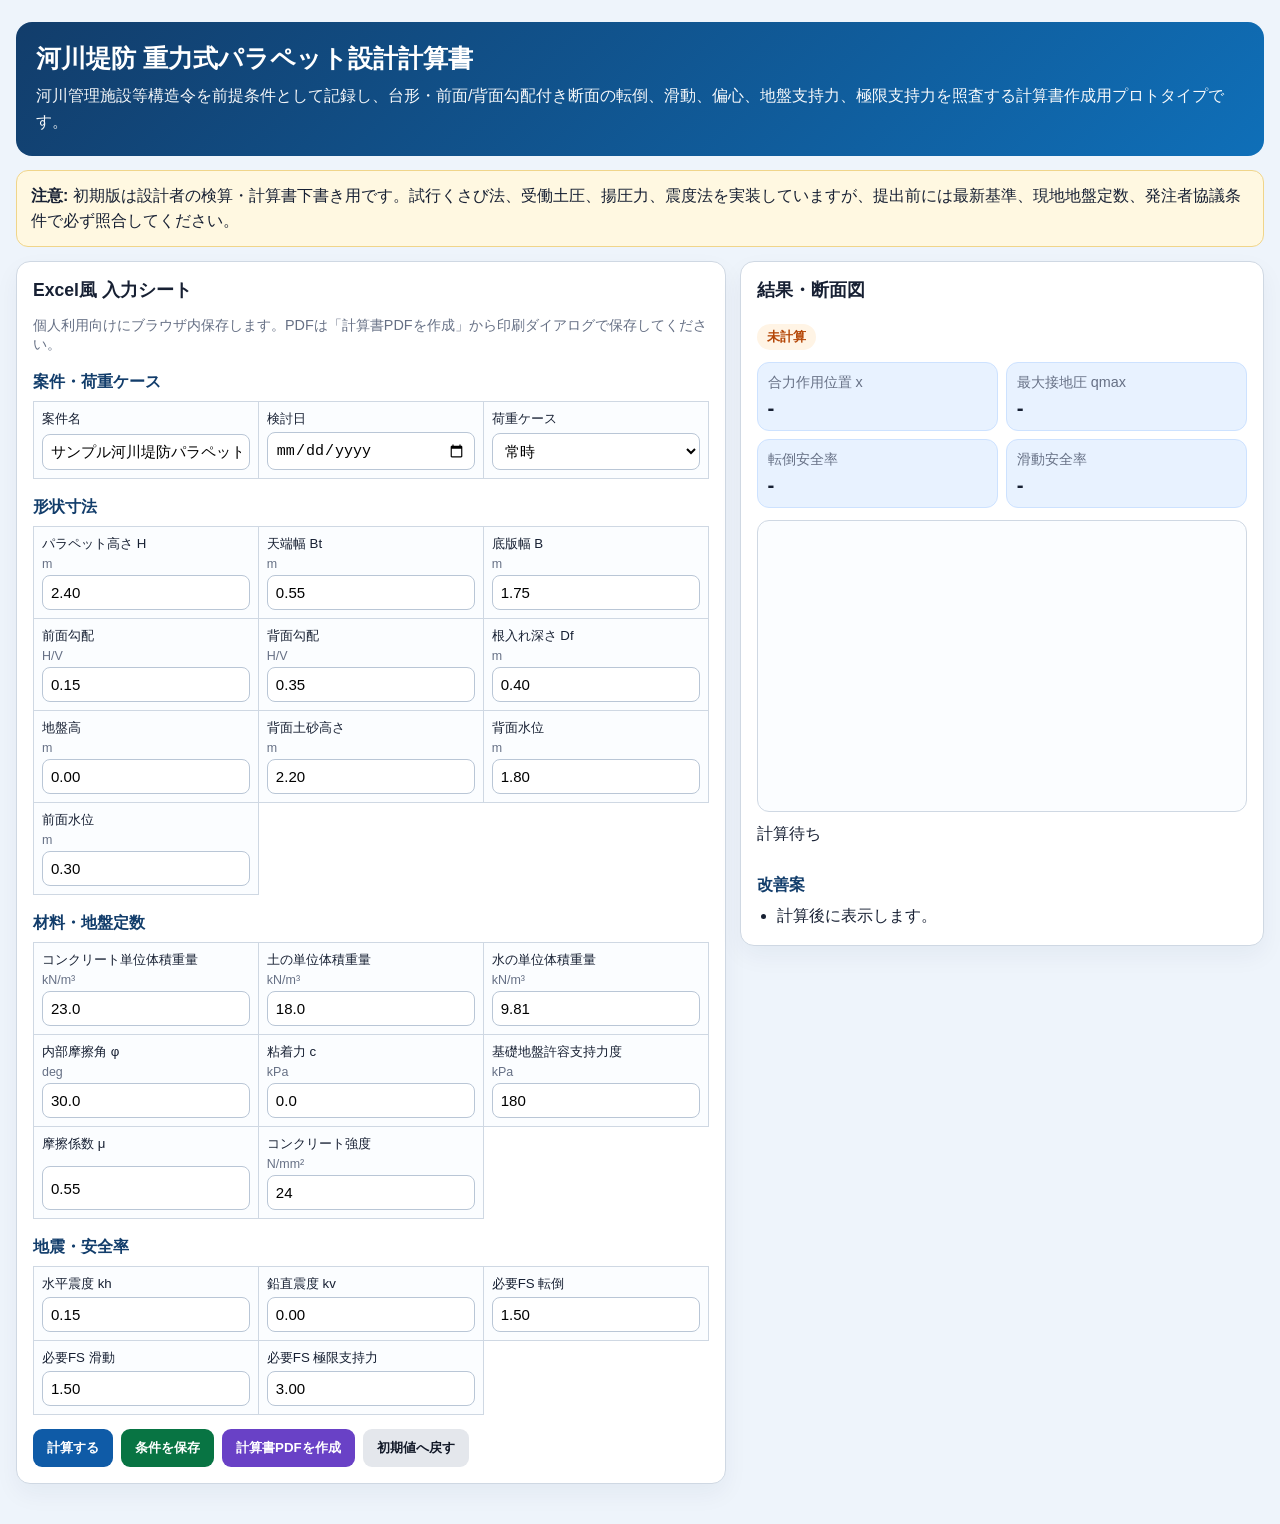
<file: index.html>
<!doctype html>
<html lang="ja">
  <head>
    <meta charset="UTF-8" />
    <meta name="viewport" content="width=device-width, initial-scale=1.0" />
    <meta http-equiv="refresh" content="0; url=web/index.html" />
    <title>重力式パラペット設計アプリへ移動</title>
    <style>
      body {
        margin: 0;
        min-height: 100vh;
        display: grid;
        place-items: center;
        font-family: "Segoe UI", "Hiragino Kaku Gothic ProN", "Yu Gothic", sans-serif;
        background: #eef4fb;
        color: #172033;
      }
      .card {
        max-width: 560px;
        padding: 24px;
        border: 1px solid #cfd8e3;
        border-radius: 14px;
        background: #fff;
        box-shadow: 0 10px 24px rgba(15, 42, 77, 0.08);
      }
      a { color: #0f5ba7; font-weight: 700; }
    </style>
  </head>
  <body>
    <main class="card">
      <h1>重力式パラペット設計アプリ</h1>
      <p>自動的にアプリ画面へ移動します。移動しない場合は、以下のリンクを開いてください。</p>
      <p><a href="parapet_design_app.html">単体版 parapet_design_app.html を開く</a></p>
      <p><a href="web/index.html">web/index.html を開く</a></p>
    </main>
  </body>
</html>
</file>
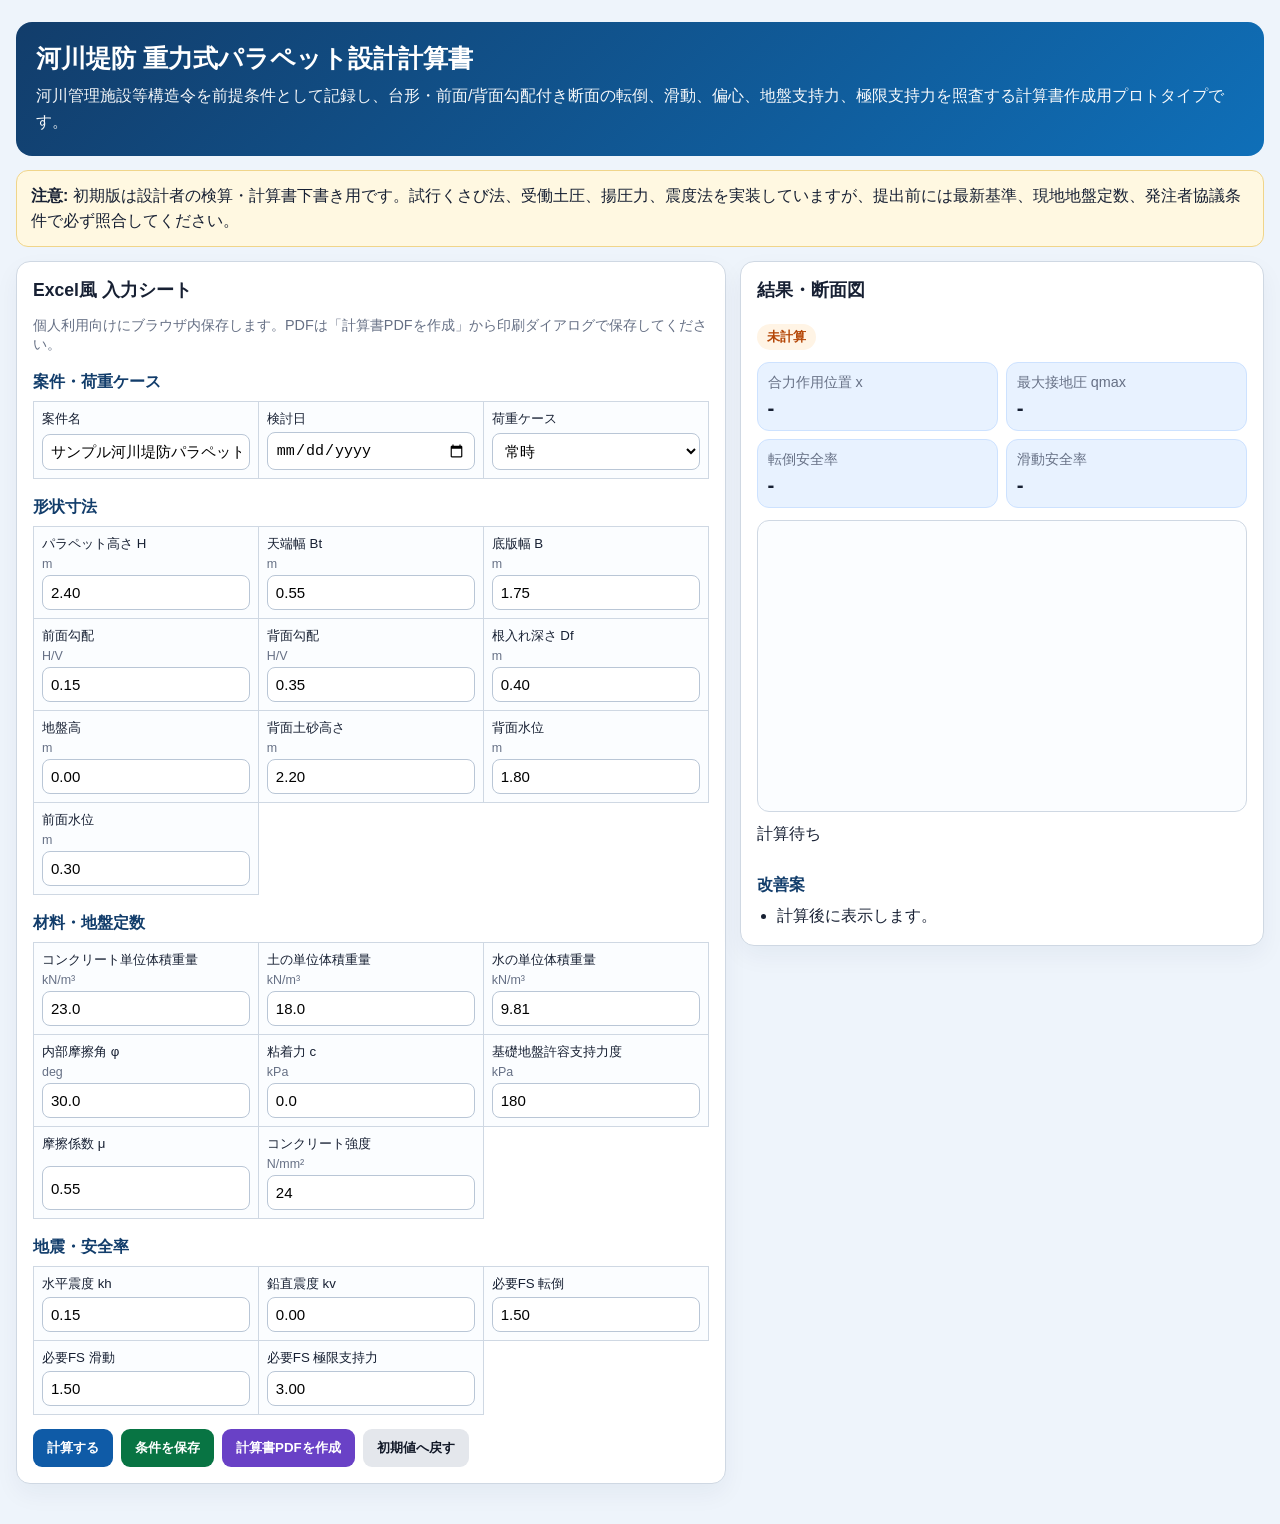
<file: web/index.html>
<!doctype html>
<html lang="ja">
  <head>
    <meta charset="UTF-8" />
    <meta name="viewport" content="width=device-width, initial-scale=1.0" />
    <title>河川堤防 重力式パラペット設計計算書</title>
    <style>
      :root {
        --bg: #eef4fb;
        --card: #ffffff;
        --text: #172033;
        --muted: #667085;
        --line: #cfd8e3;
        --accent: #0f5ba7;
        --accent-soft: #e8f2ff;
        --ok: #027a48;
        --ng: #b42318;
        --warn: #b54708;
      }
      * { box-sizing: border-box; }
      body { margin: 0; font-family: "Segoe UI", "Hiragino Kaku Gothic ProN", "Yu Gothic", sans-serif; color: var(--text); background: var(--bg); }
      .container { max-width: 1280px; margin: 0 auto; padding: 22px 16px 40px; }
      .hero { background: linear-gradient(135deg, #123d6b, #0f6fb8); color: #fff; border-radius: 16px; padding: 20px; margin-bottom: 14px; }
      .hero h1 { margin: 0 0 8px; font-size: 1.55rem; }
      .hero p { margin: 0; line-height: 1.65; opacity: 0.96; }
      .note { background: #fff8e1; border: 1px solid #f0d58a; border-radius: 12px; padding: 12px 14px; margin: 0 0 14px; line-height: 1.6; }
      .layout { display: grid; grid-template-columns: 1.15fr 0.85fr; gap: 14px; align-items: start; }
      .card { background: var(--card); border: 1px solid var(--line); border-radius: 14px; padding: 16px; box-shadow: 0 10px 24px rgba(15, 42, 77, 0.05); }
      h2 { margin: 0 0 10px; font-size: 1.1rem; }
      h3 { margin: 18px 0 8px; font-size: 1rem; color: #123d6b; }
      .subtitle, .muted { color: var(--muted); font-size: 0.9rem; }
      .sheet { display: grid; grid-template-columns: repeat(3, minmax(0, 1fr)); border-top: 1px solid var(--line); border-left: 1px solid var(--line); }
      label.cell { display: grid; grid-template-columns: 1fr; gap: 4px; min-height: 74px; padding: 8px; border-right: 1px solid var(--line); border-bottom: 1px solid var(--line); background: #fbfdff; font-size: 0.83rem; }
      input, select { width: 100%; border: 1px solid #b9c6d6; border-radius: 8px; padding: 8px; font-size: 0.94rem; background: #fff; }
      .unit { color: var(--muted); font-size: 0.78rem; }
      .actions { display: flex; flex-wrap: wrap; gap: 8px; margin-top: 14px; }
      button { border: 0; border-radius: 9px; padding: 10px 14px; cursor: pointer; font-weight: 700; }
      #calc { background: var(--accent); color: #fff; }
      #save { background: #087443; color: #fff; }
      #print { background: #6941c6; color: #fff; }
      #reset { background: #e4e7ec; color: #111827; }
      .result-board { display: grid; gap: 12px; }
      .kpis { display: grid; grid-template-columns: repeat(2, 1fr); gap: 8px; }
      .kpi { background: var(--accent-soft); border: 1px solid #cde2ff; border-radius: 12px; padding: 10px; }
      .kpi strong { display: block; margin-top: 4px; font-size: 1.28rem; }
      .status-chip { display: inline-block; border-radius: 999px; padding: 4px 10px; font-size: 0.82rem; font-weight: 700; }
      .status-ok { background: #e7f8ee; color: var(--ok); }
      .status-ng { background: #fdecec; color: var(--ng); }
      .status-warn { background: #fff4e5; color: var(--warn); }
      table { width: 100%; border-collapse: collapse; font-size: 0.9rem; }
      th, td { border: 1px solid var(--line); padding: 7px; text-align: right; }
      th:first-child, td:first-child { text-align: left; }
      th { background: #f2f6fb; }
      .plot { border: 1px solid var(--line); border-radius: 12px; padding: 10px; background: #fbfdff; }
      .plot svg { width: 100%; height: auto; display: block; }
      .report { display: none; margin-top: 14px; }
      .report.visible { display: block; }
      .report h2 { border-bottom: 3px solid var(--accent); padding-bottom: 8px; }
      .report-section { margin-top: 18px; break-inside: avoid; }
      .report-section h3 { border-left: 5px solid var(--accent); padding-left: 8px; }
      .formula { margin: 6px 0; padding: 8px 10px; border-left: 3px solid #8bbcf0; background: #f7fbff; font-family: Consolas, "Yu Gothic", monospace; font-size: 0.86rem; line-height: 1.55; }
      .signature-grid { display: grid; grid-template-columns: repeat(3, 1fr); gap: 10px; margin-top: 20px; }
      .signature-box { min-height: 54px; border: 1px solid var(--line); padding: 6px; color: var(--muted); }
      .improvements { margin: 8px 0 0; padding-left: 20px; line-height: 1.55; }
      @media (max-width: 980px) { .layout { grid-template-columns: 1fr; } .sheet { grid-template-columns: repeat(2, minmax(0, 1fr)); } }
      @media (max-width: 640px) { .sheet, .kpis { grid-template-columns: 1fr; } }
      @media print {
        body { background: #fff; }
        .actions, .note { display: none; }
        .layout { display: block; }
        .card { box-shadow: none; break-inside: avoid; margin-bottom: 12px; }
        .report { display: block; page-break-before: always; }
        .report-section { break-inside: avoid; }
        table { font-size: 0.82rem; }
      }
    </style>
  </head>
  <body>
    <div class="container">
      <header class="hero">
        <h1>河川堤防 重力式パラペット設計計算書</h1>
        <p>河川管理施設等構造令を前提条件として記録し、台形・前面/背面勾配付き断面の転倒、滑動、偏心、地盤支持力、極限支持力を照査する計算書作成用プロトタイプです。</p>
      </header>
      <p class="note"><strong>注意:</strong> 初期版は設計者の検算・計算書下書き用です。試行くさび法、受働土圧、揚圧力、震度法を実装していますが、提出前には最新基準、現地地盤定数、発注者協議条件で必ず照合してください。</p>

      <main class="layout">
        <section class="card">
          <h2>Excel風 入力シート</h2>
          <p class="subtitle">個人利用向けにブラウザ内保存します。PDFは「計算書PDFを作成」から印刷ダイアログで保存してください。</p>
          <form id="calc-form">
            <h3>案件・荷重ケース</h3>
            <div class="sheet">
              <label class="cell">案件名<input name="project_name" type="text" value="サンプル河川堤防パラペット" /></label>
              <label class="cell">検討日<input name="design_date" type="date" /></label>
              <label class="cell">荷重ケース<select name="load_case"><option>常時</option><option>地震時</option><option>異常時</option></select></label>
            </div>

            <h3>形状寸法</h3>
            <div class="sheet">
              <label class="cell">パラペット高さ H <span class="unit">m</span><input name="parapet_height_m" type="number" step="0.01" value="2.40" required /></label>
              <label class="cell">天端幅 Bt <span class="unit">m</span><input name="top_width_m" type="number" step="0.01" value="0.55" required /></label>
              <label class="cell">底版幅 B <span class="unit">m</span><input name="base_width_m" type="number" step="0.01" value="1.75" required /></label>
              <label class="cell">前面勾配 <span class="unit">H/V</span><input name="front_batter_hv" type="number" step="0.01" value="0.15" required /></label>
              <label class="cell">背面勾配 <span class="unit">H/V</span><input name="back_batter_hv" type="number" step="0.01" value="0.35" required /></label>
              <label class="cell">根入れ深さ Df <span class="unit">m</span><input name="embedment_depth_m" type="number" step="0.01" value="0.40" required /></label>
              <label class="cell">地盤高 <span class="unit">m</span><input name="ground_level_m" type="number" step="0.01" value="0.00" /></label>
              <label class="cell">背面土砂高さ <span class="unit">m</span><input name="backfill_height_m" type="number" step="0.01" value="2.20" required /></label>
              <label class="cell">背面水位 <span class="unit">m</span><input name="water_level_back_m" type="number" step="0.01" value="1.80" required /></label>
              <label class="cell">前面水位 <span class="unit">m</span><input name="water_level_front_m" type="number" step="0.01" value="0.30" required /></label>
            </div>

            <h3>材料・地盤定数</h3>
            <div class="sheet">
              <label class="cell">コンクリート単位体積重量 <span class="unit">kN/m³</span><input name="concrete_unit_weight_kn_m3" type="number" step="0.1" value="23.0" required /></label>
              <label class="cell">土の単位体積重量 <span class="unit">kN/m³</span><input name="soil_unit_weight_kn_m3" type="number" step="0.1" value="18.0" required /></label>
              <label class="cell">水の単位体積重量 <span class="unit">kN/m³</span><input name="water_unit_weight_kn_m3" type="number" step="0.01" value="9.81" required /></label>
              <label class="cell">内部摩擦角 φ <span class="unit">deg</span><input name="friction_angle_deg" type="number" step="0.1" value="30.0" required /></label>
              <label class="cell">粘着力 c <span class="unit">kPa</span><input name="cohesion_kpa" type="number" step="0.1" value="0.0" required /></label>
              <label class="cell">基礎地盤許容支持力度 <span class="unit">kPa</span><input name="allowable_bearing_kpa" type="number" step="1" value="180" required /></label>
              <label class="cell">摩擦係数 μ<input name="base_friction_coefficient" type="number" step="0.01" value="0.55" required /></label>
              <label class="cell">コンクリート強度 <span class="unit">N/mm²</span><input name="concrete_strength_n_mm2" type="number" step="0.1" value="24" required /></label>
            </div>

            <h3>地震・安全率</h3>
            <div class="sheet">
              <label class="cell">水平震度 kh<input name="seismic_coefficient_h" type="number" step="0.01" value="0.15" required /></label>
              <label class="cell">鉛直震度 kv<input name="seismic_coefficient_v" type="number" step="0.01" value="0.00" required /></label>
              <label class="cell">必要FS 転倒<input name="required_fs_overturning" type="number" step="0.01" value="1.50" required /></label>
              <label class="cell">必要FS 滑動<input name="required_fs_sliding" type="number" step="0.01" value="1.50" required /></label>
              <label class="cell">必要FS 極限支持力<input name="required_fs_bearing" type="number" step="0.01" value="3.00" required /></label>
            </div>
          </form>
          <div class="actions">
            <button id="calc" type="button">計算する</button>
            <button id="save" type="button">条件を保存</button>
            <button id="print" type="button">計算書PDFを作成</button>
            <button id="reset" type="button">初期値へ戻す</button>
          </div>
        </section>

        <section class="card result-board">
          <h2>結果・断面図</h2>
          <div><span id="status-chip" class="status-chip status-warn">未計算</span></div>
          <div class="kpis">
            <div class="kpi"><span class="muted">合力作用位置 x</span><strong id="resultant-x">-</strong></div>
            <div class="kpi"><span class="muted">最大接地圧 qmax</span><strong id="qmax">-</strong></div>
            <div class="kpi"><span class="muted">転倒安全率</span><strong id="fs-overturning">-</strong></div>
            <div class="kpi"><span class="muted">滑動安全率</span><strong id="fs-sliding">-</strong></div>
          </div>
          <div class="plot"><svg id="section-svg" viewBox="0 0 520 300" role="img" aria-label="重力式パラペット断面図"></svg></div>
          <div id="result-tables">計算待ち</div>
          <div><h3>改善案</h3><ul id="improvements" class="improvements"><li>計算後に表示します。</li></ul></div>
        </section>
      </main>

      <section id="report" class="card report">
        <h2>発注者提出用 計算書ドラフト</h2>
        <div id="report-content">計算後に作成されます。</div>
      </section>
    </div>
    <script src="stability.js"></script>
  </body>
</html>
</file>
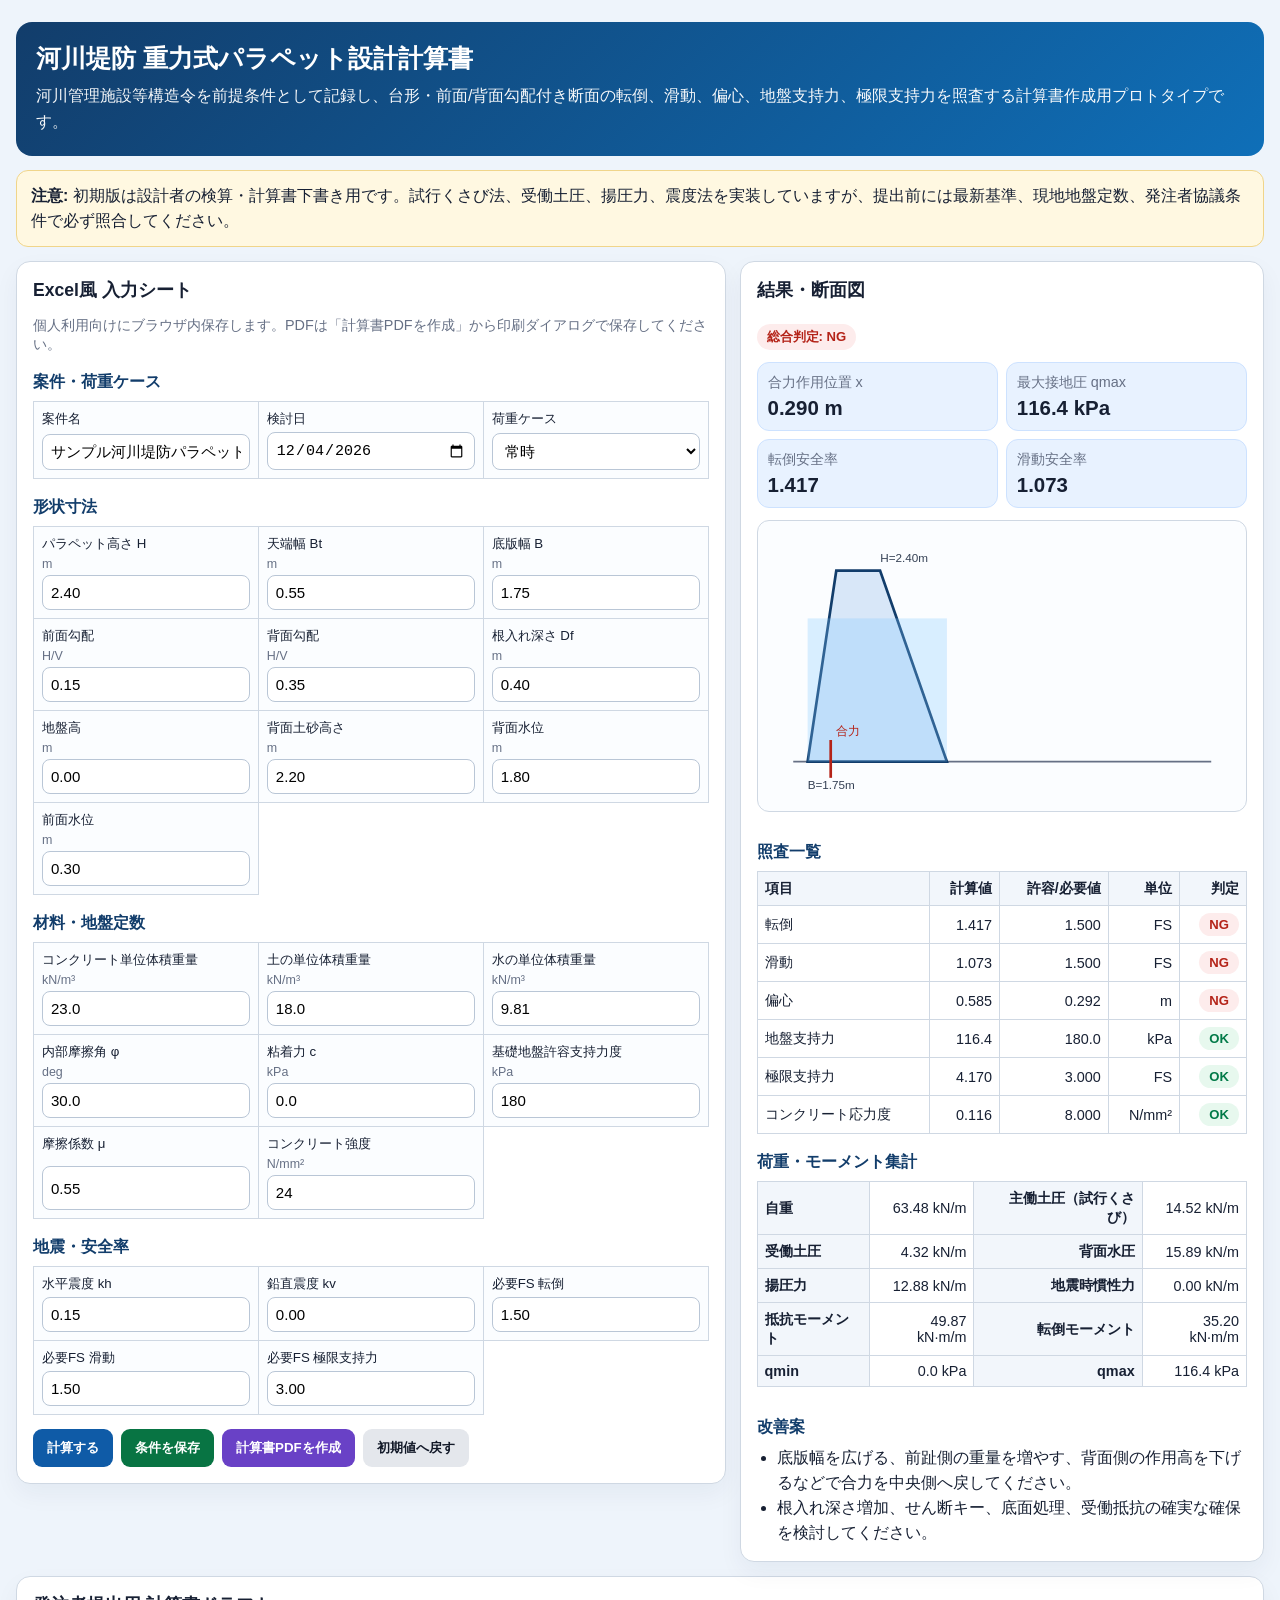
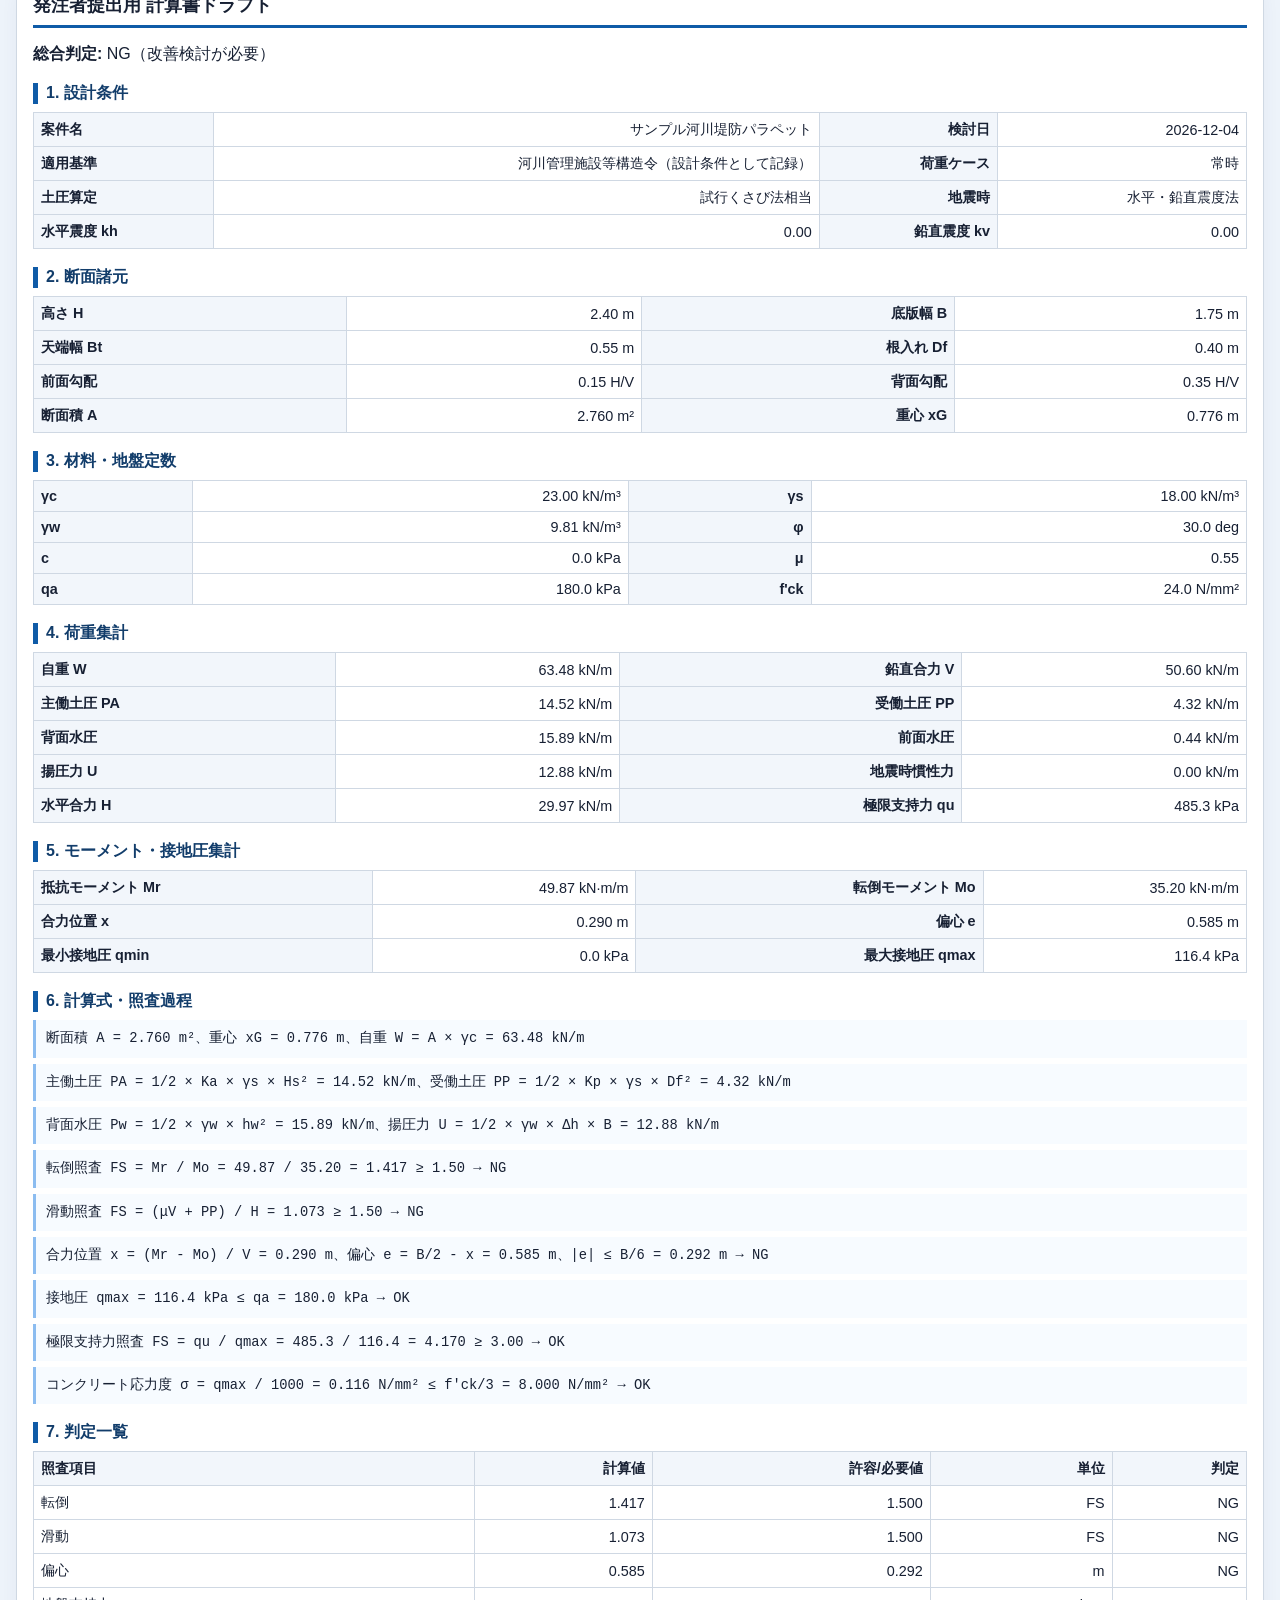
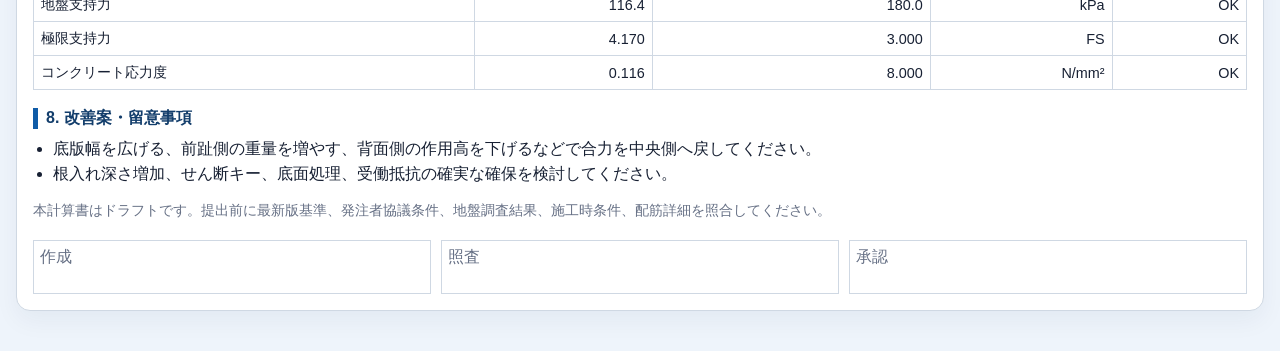
<file: parapet_design_app.html>
<!doctype html>
<html lang="ja">
  <head>
    <meta charset="UTF-8" />
    <meta name="viewport" content="width=device-width, initial-scale=1.0" />
    <title>河川堤防 重力式パラペット設計計算書</title>
    <style>
      :root {
        --bg: #eef4fb;
        --card: #ffffff;
        --text: #172033;
        --muted: #667085;
        --line: #cfd8e3;
        --accent: #0f5ba7;
        --accent-soft: #e8f2ff;
        --ok: #027a48;
        --ng: #b42318;
        --warn: #b54708;
      }
      * { box-sizing: border-box; }
      body { margin: 0; font-family: "Segoe UI", "Hiragino Kaku Gothic ProN", "Yu Gothic", sans-serif; color: var(--text); background: var(--bg); }
      .container { max-width: 1280px; margin: 0 auto; padding: 22px 16px 40px; }
      .hero { background: linear-gradient(135deg, #123d6b, #0f6fb8); color: #fff; border-radius: 16px; padding: 20px; margin-bottom: 14px; }
      .hero h1 { margin: 0 0 8px; font-size: 1.55rem; }
      .hero p { margin: 0; line-height: 1.65; opacity: 0.96; }
      .note { background: #fff8e1; border: 1px solid #f0d58a; border-radius: 12px; padding: 12px 14px; margin: 0 0 14px; line-height: 1.6; }
      .layout { display: grid; grid-template-columns: 1.15fr 0.85fr; gap: 14px; align-items: start; }
      .card { background: var(--card); border: 1px solid var(--line); border-radius: 14px; padding: 16px; box-shadow: 0 10px 24px rgba(15, 42, 77, 0.05); }
      h2 { margin: 0 0 10px; font-size: 1.1rem; }
      h3 { margin: 18px 0 8px; font-size: 1rem; color: #123d6b; }
      .subtitle, .muted { color: var(--muted); font-size: 0.9rem; }
      .sheet { display: grid; grid-template-columns: repeat(3, minmax(0, 1fr)); border-top: 1px solid var(--line); border-left: 1px solid var(--line); }
      label.cell { display: grid; grid-template-columns: 1fr; gap: 4px; min-height: 74px; padding: 8px; border-right: 1px solid var(--line); border-bottom: 1px solid var(--line); background: #fbfdff; font-size: 0.83rem; }
      input, select { width: 100%; border: 1px solid #b9c6d6; border-radius: 8px; padding: 8px; font-size: 0.94rem; background: #fff; }
      .unit { color: var(--muted); font-size: 0.78rem; }
      .actions { display: flex; flex-wrap: wrap; gap: 8px; margin-top: 14px; }
      button { border: 0; border-radius: 9px; padding: 10px 14px; cursor: pointer; font-weight: 700; }
      #calc { background: var(--accent); color: #fff; }
      #save { background: #087443; color: #fff; }
      #print { background: #6941c6; color: #fff; }
      #reset { background: #e4e7ec; color: #111827; }
      .result-board { display: grid; gap: 12px; }
      .kpis { display: grid; grid-template-columns: repeat(2, 1fr); gap: 8px; }
      .kpi { background: var(--accent-soft); border: 1px solid #cde2ff; border-radius: 12px; padding: 10px; }
      .kpi strong { display: block; margin-top: 4px; font-size: 1.28rem; }
      .status-chip { display: inline-block; border-radius: 999px; padding: 4px 10px; font-size: 0.82rem; font-weight: 700; }
      .status-ok { background: #e7f8ee; color: var(--ok); }
      .status-ng { background: #fdecec; color: var(--ng); }
      .status-warn { background: #fff4e5; color: var(--warn); }
      table { width: 100%; border-collapse: collapse; font-size: 0.9rem; }
      th, td { border: 1px solid var(--line); padding: 7px; text-align: right; }
      th:first-child, td:first-child { text-align: left; }
      th { background: #f2f6fb; }
      .plot { border: 1px solid var(--line); border-radius: 12px; padding: 10px; background: #fbfdff; }
      .plot svg { width: 100%; height: auto; display: block; }
      .report { display: none; margin-top: 14px; }
      .report.visible { display: block; }
      .report h2 { border-bottom: 3px solid var(--accent); padding-bottom: 8px; }
      .report-section { margin-top: 18px; break-inside: avoid; }
      .report-section h3 { border-left: 5px solid var(--accent); padding-left: 8px; }
      .formula { margin: 6px 0; padding: 8px 10px; border-left: 3px solid #8bbcf0; background: #f7fbff; font-family: Consolas, "Yu Gothic", monospace; font-size: 0.86rem; line-height: 1.55; }
      .signature-grid { display: grid; grid-template-columns: repeat(3, 1fr); gap: 10px; margin-top: 20px; }
      .signature-box { min-height: 54px; border: 1px solid var(--line); padding: 6px; color: var(--muted); }
      .improvements { margin: 8px 0 0; padding-left: 20px; line-height: 1.55; }
      @media (max-width: 980px) { .layout { grid-template-columns: 1fr; } .sheet { grid-template-columns: repeat(2, minmax(0, 1fr)); } }
      @media (max-width: 640px) { .sheet, .kpis { grid-template-columns: 1fr; } }
      @media print {
        body { background: #fff; }
        .actions, .note { display: none; }
        .layout { display: block; }
        .card { box-shadow: none; break-inside: avoid; margin-bottom: 12px; }
        .report { display: block; page-break-before: always; }
        .report-section { break-inside: avoid; }
        table { font-size: 0.82rem; }
      }
    </style>
  </head>
  <body>
    <div class="container">
      <header class="hero">
        <h1>河川堤防 重力式パラペット設計計算書</h1>
        <p>河川管理施設等構造令を前提条件として記録し、台形・前面/背面勾配付き断面の転倒、滑動、偏心、地盤支持力、極限支持力を照査する計算書作成用プロトタイプです。</p>
      </header>
      <p class="note"><strong>注意:</strong> 初期版は設計者の検算・計算書下書き用です。試行くさび法、受働土圧、揚圧力、震度法を実装していますが、提出前には最新基準、現地地盤定数、発注者協議条件で必ず照合してください。</p>

      <main class="layout">
        <section class="card">
          <h2>Excel風 入力シート</h2>
          <p class="subtitle">個人利用向けにブラウザ内保存します。PDFは「計算書PDFを作成」から印刷ダイアログで保存してください。</p>
          <form id="calc-form">
            <h3>案件・荷重ケース</h3>
            <div class="sheet">
              <label class="cell">案件名<input name="project_name" type="text" value="サンプル河川堤防パラペット" /></label>
              <label class="cell">検討日<input name="design_date" type="date" /></label>
              <label class="cell">荷重ケース<select name="load_case"><option>常時</option><option>地震時</option><option>異常時</option></select></label>
            </div>

            <h3>形状寸法</h3>
            <div class="sheet">
              <label class="cell">パラペット高さ H <span class="unit">m</span><input name="parapet_height_m" type="number" step="0.01" value="2.40" required /></label>
              <label class="cell">天端幅 Bt <span class="unit">m</span><input name="top_width_m" type="number" step="0.01" value="0.55" required /></label>
              <label class="cell">底版幅 B <span class="unit">m</span><input name="base_width_m" type="number" step="0.01" value="1.75" required /></label>
              <label class="cell">前面勾配 <span class="unit">H/V</span><input name="front_batter_hv" type="number" step="0.01" value="0.15" required /></label>
              <label class="cell">背面勾配 <span class="unit">H/V</span><input name="back_batter_hv" type="number" step="0.01" value="0.35" required /></label>
              <label class="cell">根入れ深さ Df <span class="unit">m</span><input name="embedment_depth_m" type="number" step="0.01" value="0.40" required /></label>
              <label class="cell">地盤高 <span class="unit">m</span><input name="ground_level_m" type="number" step="0.01" value="0.00" /></label>
              <label class="cell">背面土砂高さ <span class="unit">m</span><input name="backfill_height_m" type="number" step="0.01" value="2.20" required /></label>
              <label class="cell">背面水位 <span class="unit">m</span><input name="water_level_back_m" type="number" step="0.01" value="1.80" required /></label>
              <label class="cell">前面水位 <span class="unit">m</span><input name="water_level_front_m" type="number" step="0.01" value="0.30" required /></label>
            </div>

            <h3>材料・地盤定数</h3>
            <div class="sheet">
              <label class="cell">コンクリート単位体積重量 <span class="unit">kN/m³</span><input name="concrete_unit_weight_kn_m3" type="number" step="0.1" value="23.0" required /></label>
              <label class="cell">土の単位体積重量 <span class="unit">kN/m³</span><input name="soil_unit_weight_kn_m3" type="number" step="0.1" value="18.0" required /></label>
              <label class="cell">水の単位体積重量 <span class="unit">kN/m³</span><input name="water_unit_weight_kn_m3" type="number" step="0.01" value="9.81" required /></label>
              <label class="cell">内部摩擦角 φ <span class="unit">deg</span><input name="friction_angle_deg" type="number" step="0.1" value="30.0" required /></label>
              <label class="cell">粘着力 c <span class="unit">kPa</span><input name="cohesion_kpa" type="number" step="0.1" value="0.0" required /></label>
              <label class="cell">基礎地盤許容支持力度 <span class="unit">kPa</span><input name="allowable_bearing_kpa" type="number" step="1" value="180" required /></label>
              <label class="cell">摩擦係数 μ<input name="base_friction_coefficient" type="number" step="0.01" value="0.55" required /></label>
              <label class="cell">コンクリート強度 <span class="unit">N/mm²</span><input name="concrete_strength_n_mm2" type="number" step="0.1" value="24" required /></label>
            </div>

            <h3>地震・安全率</h3>
            <div class="sheet">
              <label class="cell">水平震度 kh<input name="seismic_coefficient_h" type="number" step="0.01" value="0.15" required /></label>
              <label class="cell">鉛直震度 kv<input name="seismic_coefficient_v" type="number" step="0.01" value="0.00" required /></label>
              <label class="cell">必要FS 転倒<input name="required_fs_overturning" type="number" step="0.01" value="1.50" required /></label>
              <label class="cell">必要FS 滑動<input name="required_fs_sliding" type="number" step="0.01" value="1.50" required /></label>
              <label class="cell">必要FS 極限支持力<input name="required_fs_bearing" type="number" step="0.01" value="3.00" required /></label>
            </div>
          </form>
          <div class="actions">
            <button id="calc" type="button">計算する</button>
            <button id="save" type="button">条件を保存</button>
            <button id="print" type="button">計算書PDFを作成</button>
            <button id="reset" type="button">初期値へ戻す</button>
          </div>
        </section>

        <section class="card result-board">
          <h2>結果・断面図</h2>
          <div><span id="status-chip" class="status-chip status-warn">未計算</span></div>
          <div class="kpis">
            <div class="kpi"><span class="muted">合力作用位置 x</span><strong id="resultant-x">-</strong></div>
            <div class="kpi"><span class="muted">最大接地圧 qmax</span><strong id="qmax">-</strong></div>
            <div class="kpi"><span class="muted">転倒安全率</span><strong id="fs-overturning">-</strong></div>
            <div class="kpi"><span class="muted">滑動安全率</span><strong id="fs-sliding">-</strong></div>
          </div>
          <div class="plot"><svg id="section-svg" viewBox="0 0 520 300" role="img" aria-label="重力式パラペット断面図"></svg></div>
          <div id="result-tables">計算待ち</div>
          <div><h3>改善案</h3><ul id="improvements" class="improvements"><li>計算後に表示します。</li></ul></div>
        </section>
      </main>

      <section id="report" class="card report">
        <h2>発注者提出用 計算書ドラフト</h2>
        <div id="report-content">計算後に作成されます。</div>
      </section>
    </div>
    <script>
const form = document.getElementById('calc-form');
const calcBtn = document.getElementById('calc');
const saveBtn = document.getElementById('save');
const printBtn = document.getElementById('print');
const resetBtn = document.getElementById('reset');
const statusChip = document.getElementById('status-chip');
const resultTables = document.getElementById('result-tables');
const improvementsEl = document.getElementById('improvements');
const report = document.getElementById('report');
const reportContent = document.getElementById('report-content');
const sectionSvg = document.getElementById('section-svg');

const numericFields = new Set([
  'parapet_height_m', 'top_width_m', 'base_width_m', 'front_batter_hv', 'back_batter_hv',
  'embedment_depth_m', 'ground_level_m', 'water_level_back_m', 'water_level_front_m', 'backfill_height_m',
  'concrete_unit_weight_kn_m3', 'soil_unit_weight_kn_m3', 'water_unit_weight_kn_m3', 'friction_angle_deg',
  'cohesion_kpa', 'allowable_bearing_kpa', 'base_friction_coefficient', 'concrete_strength_n_mm2',
  'seismic_coefficient_h', 'seismic_coefficient_v', 'required_fs_overturning', 'required_fs_sliding',
  'required_fs_bearing',
]);

function n(value, digits = 3) {
  return Number(value).toFixed(digits);
}

function parsePayload() {
  const payload = Object.fromEntries(new FormData(form).entries());
  Object.keys(payload).forEach((key) => {
    if (numericFields.has(key)) payload[key] = Number(payload[key]);
  });
  return payload;
}

function validateInput(input) {
  ['parapet_height_m', 'top_width_m', 'base_width_m', 'concrete_unit_weight_kn_m3', 'soil_unit_weight_kn_m3', 'water_unit_weight_kn_m3', 'allowable_bearing_kpa', 'base_friction_coefficient'].forEach((field) => {
    if (!(input[field] > 0)) throw new Error(`${field} は 0 より大きい値を入力してください。`);
  });
  if (input.base_width_m <= input.top_width_m) throw new Error('底版幅 B は天端幅 Bt より大きくしてください。');
  if (!(input.friction_angle_deg > 0 && input.friction_angle_deg < 60)) throw new Error('内部摩擦角 φ は 0〜60 度の範囲で入力してください。');
}

function sectionVertices(input) {
  const topLeft = input.front_batter_hv * input.parapet_height_m;
  let topRightLimit = input.base_width_m - input.back_batter_hv * input.parapet_height_m;
  if (topRightLimit <= topLeft) throw new Error('前面・背面勾配により天端が成立しません。');
  topRightLimit = Math.min(topLeft + input.top_width_m, topRightLimit);
  return [[0, 0], [input.base_width_m, 0], [topRightLimit, input.parapet_height_m], [topLeft, input.parapet_height_m]];
}

function polygonAreaCentroid(points) {
  let twiceArea = 0;
  let cxAcc = 0;
  points.forEach(([x0, y0], index) => {
    const [x1, y1] = points[(index + 1) % points.length];
    const cross = x0 * y1 - x1 * y0;
    twiceArea += cross;
    cxAcc += (x0 + x1) * cross;
  });
  if (twiceArea === 0) throw new Error('断面積が 0 です。');
  return { area: Math.abs(twiceArea / 2), cx: cxAcc / (3 * twiceArea) };
}

function trialWedgeActiveCoefficient(phiDeg) {
  const phi = (phiDeg * Math.PI) / 180;
  const rankine = (1 - Math.sin(phi)) / (1 + Math.sin(phi));
  let ka = 0;
  for (let angleDeg = 1; angleDeg < 90; angleDeg += 1) {
    const theta = (angleDeg * Math.PI) / 180;
    if (theta <= phi) continue;
    const candidate = rankine * Math.exp(-0.0001 * Math.abs(theta - (Math.PI / 4 + phi / 2)));
    ka = Math.max(ka, candidate);
  }
  if (!(ka > 0)) throw new Error('試行くさびの候補角が見つかりません。');
  return ka;
}

function waterPressure(gammaW, height) {
  return 0.5 * gammaW * Math.max(height, 0) ** 2;
}

function bearingCapacity(input) {
  const phi = (input.friction_angle_deg * Math.PI) / 180;
  const nq = Math.exp(Math.PI * Math.tan(phi)) * Math.tan(Math.PI / 4 + phi / 2) ** 2;
  const nc = (nq - 1) / Math.tan(phi);
  const ngamma = 2 * (nq + 1) * Math.tan(phi);
  return input.cohesion_kpa * nc
    + input.soil_unit_weight_kn_m3 * input.embedment_depth_m * nq
    + 0.5 * input.soil_unit_weight_kn_m3 * input.base_width_m * ngamma;
}

function calculateParapet(input) {
  validateInput(input);
  const vertices = sectionVertices(input);
  const { area, cx } = polygonAreaCentroid(vertices);
  const selfWeight = area * input.concrete_unit_weight_kn_m3;

  const ka = trialWedgeActiveCoefficient(input.friction_angle_deg);
  const kp = 1 / ka;
  const active = 0.5 * ka * input.soil_unit_weight_kn_m3 * Math.max(input.backfill_height_m, 0) ** 2;
  const passive = 0.5 * kp * input.soil_unit_weight_kn_m3 * Math.max(input.embedment_depth_m, 0) ** 2;
  const waterBack = waterPressure(input.water_unit_weight_kn_m3, input.water_level_back_m);
  const waterFront = waterPressure(input.water_unit_weight_kn_m3, input.water_level_front_m);
  const netWaterH = Math.max(waterBack - waterFront, 0);
  const uplift = 0.5 * input.water_unit_weight_kn_m3 * Math.max(input.water_level_back_m - input.water_level_front_m, 0) * input.base_width_m;

  const kh = input.load_case === '常時' ? 0 : input.seismic_coefficient_h;
  const kv = input.load_case === '常時' ? 0 : input.seismic_coefficient_v;
  const horizontalSeismic = kh * selfWeight;
  const effectiveWeight = selfWeight * (1 - kv);
  const verticalForce = Math.max(effectiveWeight - uplift, 1e-6);
  const horizontalForce = active + netWaterH + horizontalSeismic;

  const resistingMoment = effectiveWeight * cx + passive * Math.max(input.embedment_depth_m / 3, 0) + waterFront * Math.max(input.water_level_front_m / 3, 0);
  const overturningMoment = active * Math.max(input.backfill_height_m, 0) / 3
    + waterBack * Math.max(input.water_level_back_m / 3, 0)
    + horizontalSeismic * input.parapet_height_m / 2
    + uplift * input.base_width_m * 2 / 3;

  const resultantX = (resistingMoment - overturningMoment) / verticalForce;
  const eccentricity = input.base_width_m / 2 - resultantX;
  const qAvg = verticalForce / input.base_width_m;
  let qMin = qAvg * (1 - (6 * Math.abs(eccentricity)) / input.base_width_m);
  let qMax = qAvg * (1 + (6 * Math.abs(eccentricity)) / input.base_width_m);
  if (qMin < 0) {
    const contactWidth = Math.max(3 * Math.min(resultantX, input.base_width_m - resultantX), 1e-6);
    qMin = 0;
    qMax = 2 * verticalForce / contactWidth;
  }

  const ultimateBearing = bearingCapacity(input);
  const checks = [
    { name: '転倒', value: resistingMoment / Math.max(overturningMoment, 1e-6), required: input.required_fs_overturning, unit: 'FS' },
    { name: '滑動', value: (input.base_friction_coefficient * verticalForce + passive) / Math.max(horizontalForce, 1e-6), required: input.required_fs_sliding, unit: 'FS' },
    { name: '偏心', value: Math.abs(eccentricity), required: input.base_width_m / 6, unit: 'm', lessIsOk: true },
    { name: '地盤支持力', value: qMax, required: input.allowable_bearing_kpa, unit: 'kPa', lessIsOk: true },
    { name: '極限支持力', value: ultimateBearing / Math.max(qMax, 1e-6), required: input.required_fs_bearing, unit: 'FS' },
    { name: 'コンクリート応力度', value: qMax / 1000, required: input.concrete_strength_n_mm2 / 3, unit: 'N/mm²', lessIsOk: true },
  ];
  checks.forEach((check) => { check.ok = check.lessIsOk ? check.value <= check.required : check.value >= check.required; });

  const improvements = [];
  if (!checks[0].ok || !checks[2].ok) improvements.push('底版幅を広げる、前趾側の重量を増やす、背面側の作用高を下げるなどで合力を中央側へ戻してください。');
  if (!checks[1].ok) improvements.push('根入れ深さ増加、せん断キー、底面処理、受働抵抗の確実な確保を検討してください。');
  if (!checks[3].ok || !checks[4].ok) improvements.push('基礎地盤改良、底版幅拡幅、荷重低減により最大接地圧を下げてください。');
  if (!checks[5].ok) improvements.push('コンクリート強度の見直し、断面増厚、配筋を含む部材設計の詳細照査を行ってください。');
  if (!improvements.length) improvements.push('主要な安定照査は満足しています。提出前に最新版基準、地盤調査値、施工時条件で再確認してください。');

  return { vertices, area, cx, selfWeight, active, passive, waterBack, waterFront, uplift, horizontalSeismic, verticalForce, horizontalForce, resistingMoment, overturningMoment, resultantX, eccentricity, qMin, qMax, ultimateBearing, checks, improvements };
}

function drawSection(input, result) {
  const pad = 44;
  const width = 520;
  const height = 300;
  const scale = Math.min((width - 2 * pad) / input.base_width_m, (height - 2 * pad) / input.parapet_height_m);
  const x = (m) => pad + m * scale;
  const y = (m) => height - pad - m * scale;
  const polygon = result.vertices.map(([px, py]) => `${x(px)},${y(py)}`).join(' ');
  const waterY = y(Math.min(input.water_level_back_m, input.parapet_height_m));
  const resultant = Math.max(0, Math.min(input.base_width_m, result.resultantX));
  sectionSvg.innerHTML = `
    <rect x="0" y="0" width="520" height="300" fill="#fbfdff" />
    <line x1="28" y1="${y(0)}" x2="492" y2="${y(0)}" stroke="#667085" stroke-width="2" />
    <polygon points="${polygon}" fill="#d8e7f8" stroke="#123d6b" stroke-width="3" />
    <rect x="${x(0)}" y="${waterY}" width="${x(input.base_width_m) - x(0)}" height="${y(0) - waterY}" fill="#7dc7ff" opacity="0.28" />
    <line x1="${x(resultant)}" y1="${y(0) - 24}" x2="${x(resultant)}" y2="${y(0) + 18}" stroke="#b42318" stroke-width="3" />
    <text x="${x(resultant) + 6}" y="${y(0) - 30}" fill="#b42318" font-size="13">合力</text>
    <text x="${x(0)}" y="${y(0) + 30}" fill="#344054" font-size="13">B=${n(input.base_width_m, 2)}m</text>
    <text x="${x(input.base_width_m) - 74}" y="${y(input.parapet_height_m) - 10}" fill="#344054" font-size="13">H=${n(input.parapet_height_m, 2)}m</text>
  `;
}

function renderTables(result) {
  const checks = result.checks.map((check) => `<tr><td>${check.name}</td><td>${n(check.value, check.unit === 'kPa' ? 1 : 3)}</td><td>${n(check.required, check.unit === 'kPa' ? 1 : 3)}</td><td>${check.unit}</td><td><span class="status-chip ${check.ok ? 'status-ok' : 'status-ng'}">${check.ok ? 'OK' : 'NG'}</span></td></tr>`).join('');
  return `
    <h3>照査一覧</h3>
    <table><thead><tr><th>項目</th><th>計算値</th><th>許容/必要値</th><th>単位</th><th>判定</th></tr></thead><tbody>${checks}</tbody></table>
    <h3>荷重・モーメント集計</h3>
    <table><tbody>
      <tr><th>自重</th><td>${n(result.selfWeight, 2)} kN/m</td><th>主働土圧（試行くさび）</th><td>${n(result.active, 2)} kN/m</td></tr>
      <tr><th>受働土圧</th><td>${n(result.passive, 2)} kN/m</td><th>背面水圧</th><td>${n(result.waterBack, 2)} kN/m</td></tr>
      <tr><th>揚圧力</th><td>${n(result.uplift, 2)} kN/m</td><th>地震時慣性力</th><td>${n(result.horizontalSeismic, 2)} kN/m</td></tr>
      <tr><th>抵抗モーメント</th><td>${n(result.resistingMoment, 2)} kN·m/m</td><th>転倒モーメント</th><td>${n(result.overturningMoment, 2)} kN·m/m</td></tr>
      <tr><th>qmin</th><td>${n(result.qMin, 1)} kPa</td><th>qmax</th><td>${n(result.qMax, 1)} kPa</td></tr>
    </tbody></table>`;
}


function reportSection(title, body) {
  return `<section class="report-section"><h3>${title}</h3>${body}</section>`;
}

function keyValueTable(rows) {
  const body = rows.map(([labelA, valueA, labelB = '', valueB = '']) => `<tr><th>${labelA}</th><td>${valueA}</td><th>${labelB}</th><td>${valueB}</td></tr>`).join('');
  return `<table><tbody>${body}</tbody></table>`;
}

function calculationFormulaList(input, result) {
  const overturning = result.checks[0];
  const sliding = result.checks[1];
  const eccentricity = result.checks[2];
  const bearing = result.checks[3];
  const ultimate = result.checks[4];
  const concrete = result.checks[5];
  return `
    <div class="formula">断面積 A = ${n(result.area, 3)} m²、重心 xG = ${n(result.cx, 3)} m、自重 W = A × γc = ${n(result.selfWeight, 2)} kN/m</div>
    <div class="formula">主働土圧 PA = 1/2 × Ka × γs × Hs² = ${n(result.active, 2)} kN/m、受働土圧 PP = 1/2 × Kp × γs × Df² = ${n(result.passive, 2)} kN/m</div>
    <div class="formula">背面水圧 Pw = 1/2 × γw × hw² = ${n(result.waterBack, 2)} kN/m、揚圧力 U = 1/2 × γw × Δh × B = ${n(result.uplift, 2)} kN/m</div>
    <div class="formula">転倒照査 FS = Mr / Mo = ${n(result.resistingMoment, 2)} / ${n(result.overturningMoment, 2)} = ${n(overturning.value, 3)} ≥ ${n(input.required_fs_overturning, 2)} → ${overturning.ok ? 'OK' : 'NG'}</div>
    <div class="formula">滑動照査 FS = (μV + PP) / H = ${n(sliding.value, 3)} ≥ ${n(input.required_fs_sliding, 2)} → ${sliding.ok ? 'OK' : 'NG'}</div>
    <div class="formula">合力位置 x = (Mr - Mo) / V = ${n(result.resultantX, 3)} m、偏心 e = B/2 - x = ${n(result.eccentricity, 3)} m、|e| ≤ B/6 = ${n(eccentricity.required, 3)} m → ${eccentricity.ok ? 'OK' : 'NG'}</div>
    <div class="formula">接地圧 qmax = ${n(result.qMax, 1)} kPa ≤ qa = ${n(bearing.required, 1)} kPa → ${bearing.ok ? 'OK' : 'NG'}</div>
    <div class="formula">極限支持力照査 FS = qu / qmax = ${n(result.ultimateBearing, 1)} / ${n(result.qMax, 1)} = ${n(ultimate.value, 3)} ≥ ${n(input.required_fs_bearing, 2)} → ${ultimate.ok ? 'OK' : 'NG'}</div>
    <div class="formula">コンクリート応力度 σ = qmax / 1000 = ${n(concrete.value, 3)} N/mm² ≤ f'ck/3 = ${n(concrete.required, 3)} N/mm² → ${concrete.ok ? 'OK' : 'NG'}</div>
  `;
}

function detailedReport(input, result) {
  const ok = result.checks.every((check) => check.ok);
  const checkRows = result.checks.map((check) => `<tr><td>${check.name}</td><td>${n(check.value, check.unit === 'kPa' ? 1 : 3)}</td><td>${n(check.required, check.unit === 'kPa' ? 1 : 3)}</td><td>${check.unit}</td><td>${check.ok ? 'OK' : 'NG'}</td></tr>`).join('');
  const designConditions = keyValueTable([
    ['案件名', input.project_name, '検討日', input.design_date || '-'],
    ['適用基準', '河川管理施設等構造令（設計条件として記録）', '荷重ケース', input.load_case],
    ['土圧算定', '試行くさび法相当', '地震時', '水平・鉛直震度法'],
    ['水平震度 kh', n(input.load_case === '常時' ? 0 : input.seismic_coefficient_h, 2), '鉛直震度 kv', n(input.load_case === '常時' ? 0 : input.seismic_coefficient_v, 2)],
  ]);
  const geometry = keyValueTable([
    ['高さ H', `${n(input.parapet_height_m, 2)} m`, '底版幅 B', `${n(input.base_width_m, 2)} m`],
    ['天端幅 Bt', `${n(input.top_width_m, 2)} m`, '根入れ Df', `${n(input.embedment_depth_m, 2)} m`],
    ['前面勾配', `${n(input.front_batter_hv, 2)} H/V`, '背面勾配', `${n(input.back_batter_hv, 2)} H/V`],
    ['断面積 A', `${n(result.area, 3)} m²`, '重心 xG', `${n(result.cx, 3)} m`],
  ]);
  const material = keyValueTable([
    ['γc', `${n(input.concrete_unit_weight_kn_m3, 2)} kN/m³`, 'γs', `${n(input.soil_unit_weight_kn_m3, 2)} kN/m³`],
    ['γw', `${n(input.water_unit_weight_kn_m3, 2)} kN/m³`, 'φ', `${n(input.friction_angle_deg, 1)} deg`],
    ['c', `${n(input.cohesion_kpa, 1)} kPa`, 'μ', n(input.base_friction_coefficient, 2)],
    ['qa', `${n(input.allowable_bearing_kpa, 1)} kPa`, "f'ck", `${n(input.concrete_strength_n_mm2, 1)} N/mm²`],
  ]);
  const loads = keyValueTable([
    ['自重 W', `${n(result.selfWeight, 2)} kN/m`, '鉛直合力 V', `${n(result.verticalForce, 2)} kN/m`],
    ['主働土圧 PA', `${n(result.active, 2)} kN/m`, '受働土圧 PP', `${n(result.passive, 2)} kN/m`],
    ['背面水圧', `${n(result.waterBack, 2)} kN/m`, '前面水圧', `${n(result.waterFront, 2)} kN/m`],
    ['揚圧力 U', `${n(result.uplift, 2)} kN/m`, '地震時慣性力', `${n(result.horizontalSeismic, 2)} kN/m`],
    ['水平合力 H', `${n(result.horizontalForce, 2)} kN/m`, '極限支持力 qu', `${n(result.ultimateBearing, 1)} kPa`],
  ]);
  const moments = keyValueTable([
    ['抵抗モーメント Mr', `${n(result.resistingMoment, 2)} kN·m/m`, '転倒モーメント Mo', `${n(result.overturningMoment, 2)} kN·m/m`],
    ['合力位置 x', `${n(result.resultantX, 3)} m`, '偏心 e', `${n(result.eccentricity, 3)} m`],
    ['最小接地圧 qmin', `${n(result.qMin, 1)} kPa`, '最大接地圧 qmax', `${n(result.qMax, 1)} kPa`],
  ]);
  const checks = `<table><thead><tr><th>照査項目</th><th>計算値</th><th>許容/必要値</th><th>単位</th><th>判定</th></tr></thead><tbody>${checkRows}</tbody></table>`;
  const improvements = `<ul class="improvements">${result.improvements.map((item) => `<li>${item}</li>`).join('')}</ul>`;
  return `
    <p><strong>総合判定:</strong> ${ok ? 'OK（主要安定照査を満足）' : 'NG（改善検討が必要）'}</p>
    ${reportSection('1. 設計条件', designConditions)}
    ${reportSection('2. 断面諸元', geometry)}
    ${reportSection('3. 材料・地盤定数', material)}
    ${reportSection('4. 荷重集計', loads)}
    ${reportSection('5. モーメント・接地圧集計', moments)}
    ${reportSection('6. 計算式・照査過程', calculationFormulaList(input, result))}
    ${reportSection('7. 判定一覧', checks)}
    ${reportSection('8. 改善案・留意事項', `${improvements}<p class="muted">本計算書はドラフトです。提出前に最新版基準、発注者協議条件、地盤調査結果、施工時条件、配筋詳細を照合してください。</p>`)}
    <div class="signature-grid"><div class="signature-box">作成</div><div class="signature-box">照査</div><div class="signature-box">承認</div></div>
  `;
}

function updateReport(input, result) {
  report.classList.add('visible');
  reportContent.innerHTML = detailedReport(input, result);
}

function renderResult(input, result) {
  const ok = result.checks.every((check) => check.ok);
  statusChip.textContent = ok ? '総合判定: OK' : '総合判定: NG';
  statusChip.className = `status-chip ${ok ? 'status-ok' : 'status-ng'}`;
  document.getElementById('resultant-x').textContent = `${n(result.resultantX, 3)} m`;
  document.getElementById('qmax').textContent = `${n(result.qMax, 1)} kPa`;
  document.getElementById('fs-overturning').textContent = n(result.checks[0].value, 3);
  document.getElementById('fs-sliding').textContent = n(result.checks[1].value, 3);
  resultTables.innerHTML = renderTables(result);
  improvementsEl.innerHTML = result.improvements.map((item) => `<li>${item}</li>`).join('');
  drawSection(input, result);
  updateReport(input, result);
}

function calculateAndRender() {
  const input = parsePayload();
  const result = calculateParapet(input);
  renderResult(input, result);
  return { input, result };
}

function setTodayIfBlank() {
  const dateInput = form.elements.design_date;
  if (!dateInput.value) dateInput.value = new Date().toISOString().slice(0, 10);
}

function saveForm() {
  const payload = parsePayload();
  localStorage.setItem('gravity-parapet-design', JSON.stringify(payload));
  statusChip.textContent = '条件を保存しました';
  statusChip.className = 'status-chip status-ok';
}

function restoreForm() {
  const saved = localStorage.getItem('gravity-parapet-design');
  if (!saved) return;
  const payload = JSON.parse(saved);
  Object.entries(payload).forEach(([key, value]) => {
    if (form.elements[key]) form.elements[key].value = value;
  });
}

calcBtn.addEventListener('click', () => {
  try { calculateAndRender(); } catch (error) {
    statusChip.textContent = `エラー: ${error.message}`;
    statusChip.className = 'status-chip status-ng';
  }
});
saveBtn.addEventListener('click', saveForm);
printBtn.addEventListener('click', () => {
  try { calculateAndRender(); window.print(); } catch (error) {
    statusChip.textContent = `エラー: ${error.message}`;
    statusChip.className = 'status-chip status-ng';
  }
});
resetBtn.addEventListener('click', () => {
  localStorage.removeItem('gravity-parapet-design');
  form.reset();
  setTodayIfBlank();
  statusChip.textContent = '未計算';
  statusChip.className = 'status-chip status-warn';
  resultTables.textContent = '計算待ち';
  improvementsEl.innerHTML = '<li>計算後に表示します。</li>';
  report.classList.remove('visible');
  sectionSvg.innerHTML = '';
});

restoreForm();
setTodayIfBlank();
try { calculateAndRender(); } catch (error) { /* 初期表示時は入力修正を待つ */ }

    </script>
  </body>
</html>
</file>
